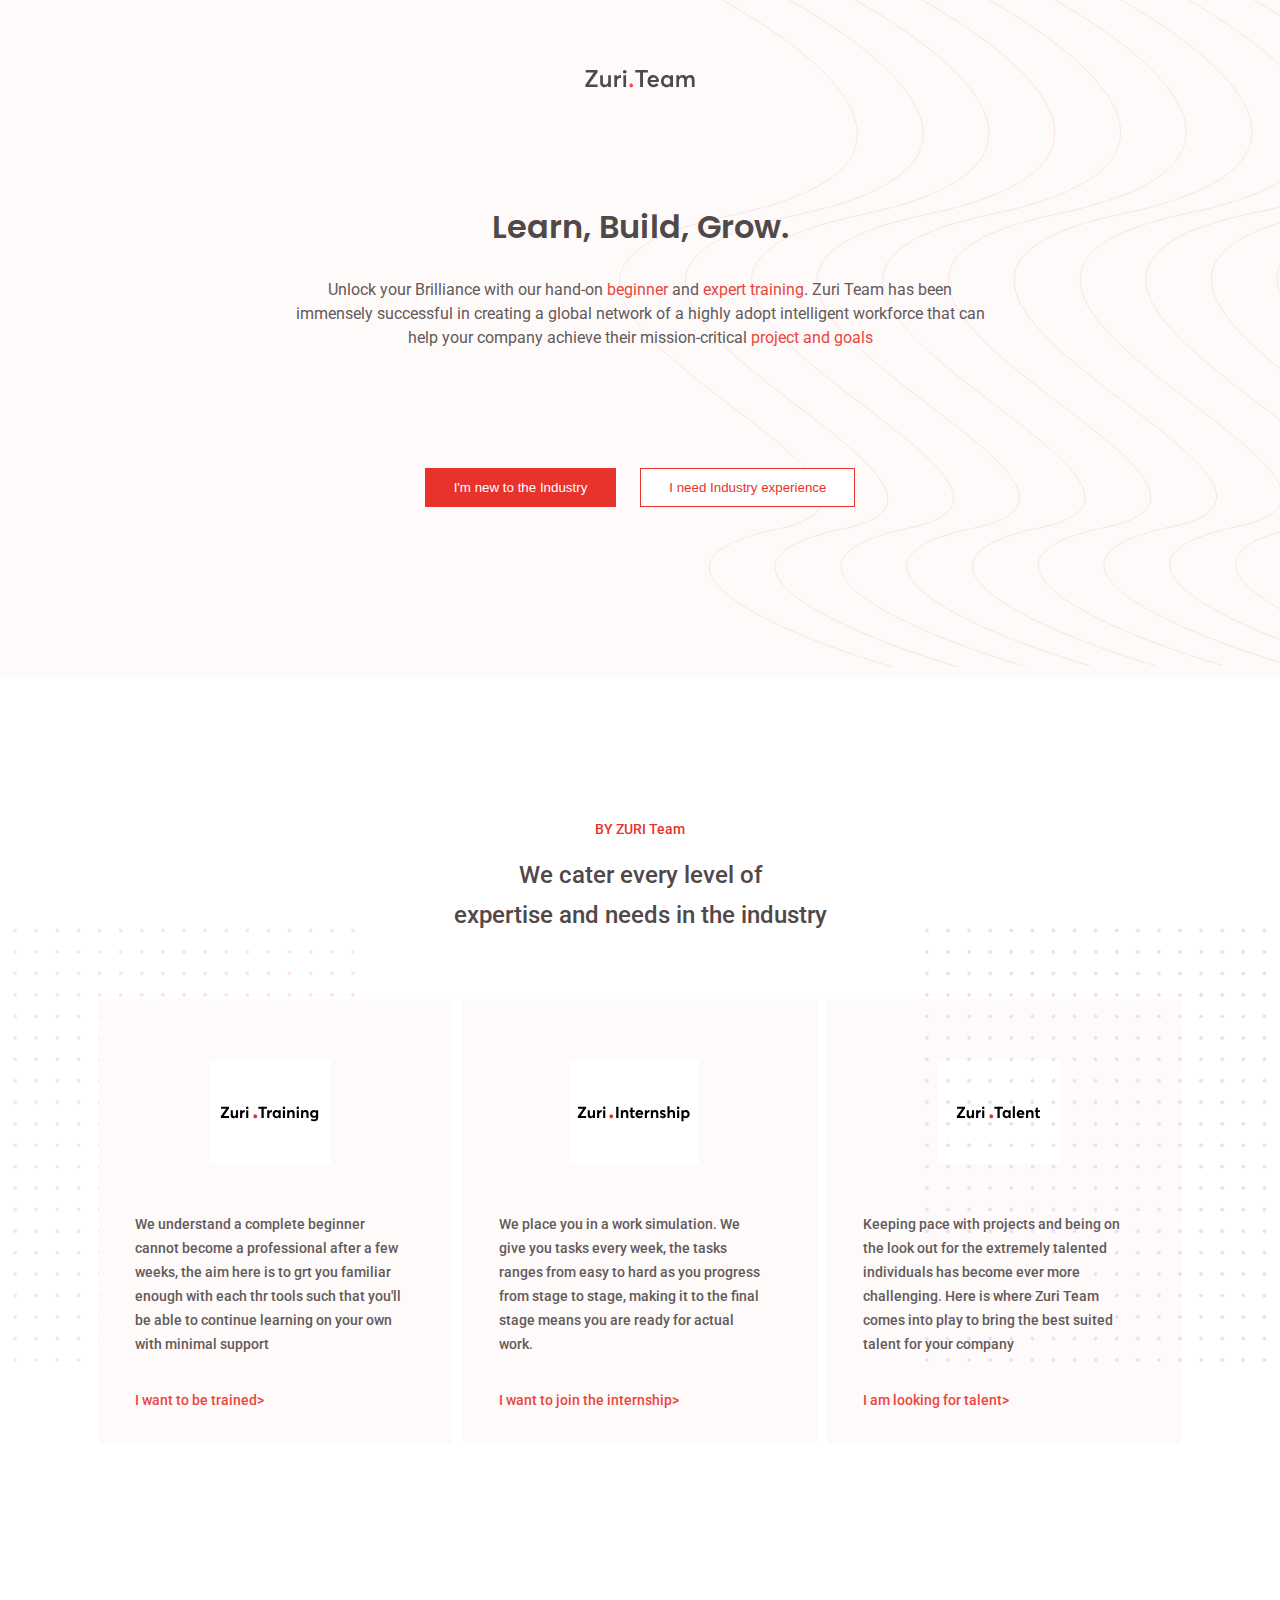
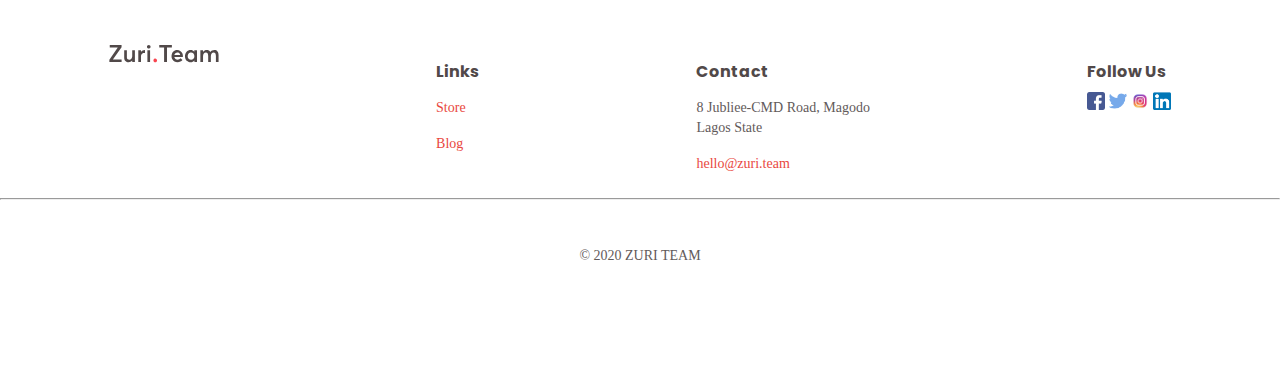
<file: index.html>
<!DOCTYPE html>
<html lang="en">
  <head>
    <meta charset="UTF-8" />
    <meta http-equiv="X-UA-Compatible" content="IE=edge" />
    <meta name="viewport" content="width=device-width, initial-scale=1.0" />
    <title>zuri.team</title>
    <link rel="stylesheet" href="index.css" />
  </head>
  <body>
    <section class="hero-con">
      <div class="logo-con">
        <img class="Logo" src="./images/zuri-logo-full.svg" alt="zuri Logo" />
      </div>
      <div class="hero">
        <h2>Learn, Build, Grow.</h2>
        <p>
          Unlock your Brilliance with our hand-on
          <a href="https://training.zuri.team"><em>beginner</em></a> and
          <a href="experience.html"><em>expert training</em></a
          >. Zuri Team has been immensely successful in creating a global
          network of a highly adopt intelligent workforce that can help your
          company achieve their mission-critical
          <a href="https://talent.zuri.team"><em>project and goals</em></a>
        </p>
      </div>
      <div class="Btn-con">
        <a href="new.html"
          ><button class="btn1">I'm new to the Industry</button></a
        >
        <a href="experience.html"
          ><button class="btn2">I need Industry experience</button></a
        >
      </div>
    </section>
    <section class="program">
      <div>
        <h3>BY ZURI Team</h3>
        <p>
          We cater every level of <br />
          expertise and needs in the industry
        </p>
      </div>
      <div class="zuri-row">
        <div>
          <img class="l-bvm" src="./images/left_bvmv7q.png" alt="zuri Logo" />
        </div>
        <div class="team-con">
          <div class="team">
            <div class="img-team">
              <img
                class="Logo"
                src="./images/zuri-training-img.svg"
                alt="zuri Logo"
              />
            </div>
            <p>
              We understand a complete beginner cannot become a professional
              after a few weeks, the aim here is to grt you familiar enough with
              each thr tools such that you'll be able to continue learning on
              your own with minimal support
            </p>
            <p><em>I want to be trained></em></p>
          </div>
          <div class="team">
            <div class="img-team">
              <img
                class="Logo"
                src="./images/zuri-internship-img.svg"
                alt="zuri Logo"
              />
            </div>
            <p>
              We place you in a work simulation. We give you tasks every week,
              the tasks ranges from easy to hard as you progress from stage to
              stage, making it to the final stage means you are ready for actual
              work.
            </p>
            <p><em>I want to join the internship></em></p>
          </div>
          <div class="team">
            <div class="img-team">
              <img
                class="Logo"
                src="./images/zuri-talent-img.svg"
                alt="zuri Logo"
              />
            </div>
            <p>
              Keeping pace with projects and being on the look out for the
              extremely talented individuals has become ever more challenging.
              Here is where Zuri Team comes into play to bring the best suited
              talent for your company
            </p>
            <p><em>I am looking for talent></em></p>
          </div>
        </div>
        <div>
          <img class="l-bvm1" src="./images/right_yz6hn3.png" alt="zuri Logo" />
        </div>
      </div>
    </section>
    <footer>
      <div class="footer-con">
        <div class="">
          <img
            class="Logo"
            src="./images/zuri-logo-footer.svg"
            alt="zuri Logo"
          />
        </div>
        <div>
          <h3>Links</h3>
          <a target="-blank" href=""
            ><p><em>Store</em></p></a
          >
          <a target="-blank" href=""
            ><p><em>Blog</em></p></a
          >
        </div>
        <div>
          <h3>Contact</h3>
          <p>8 Jubliee-CMD Road, Magodo <br />Lagos State</p>
          <a target="-blank" href="mailto:hello@zuri.com"
            ><p><em>hello@zuri.team</em></p></a
          >
        </div>
        <div>
          <h3>Follow Us</h3>
          <div class="contact-icons">
            <a target="-blank" href="https://web.facebook.com/thezuriteam"
              ><img src="./images/fb.png" alt=""
            /></a>
            <a target="-blank" href="https://twitter.com/thezuriteam"
              ><img src="./images/twitter (1).png" alt=""
            /></a>
            <a target="-blank" href="https://www.instagram.com/thezuriteam"
              ><img src="./images/IG.png" alt=""
            /></a>
            <a target="-blank" href="#"><img src="./images/in.png" alt="" /></a>
          </div>
        </div>
      </div>
      <div>
        <hr />
      </div>
      <div class="copyright">
        <p>© 2020 ZURI TEAM</p>
      </div>
    </footer>
  </body>
</html>
</file>
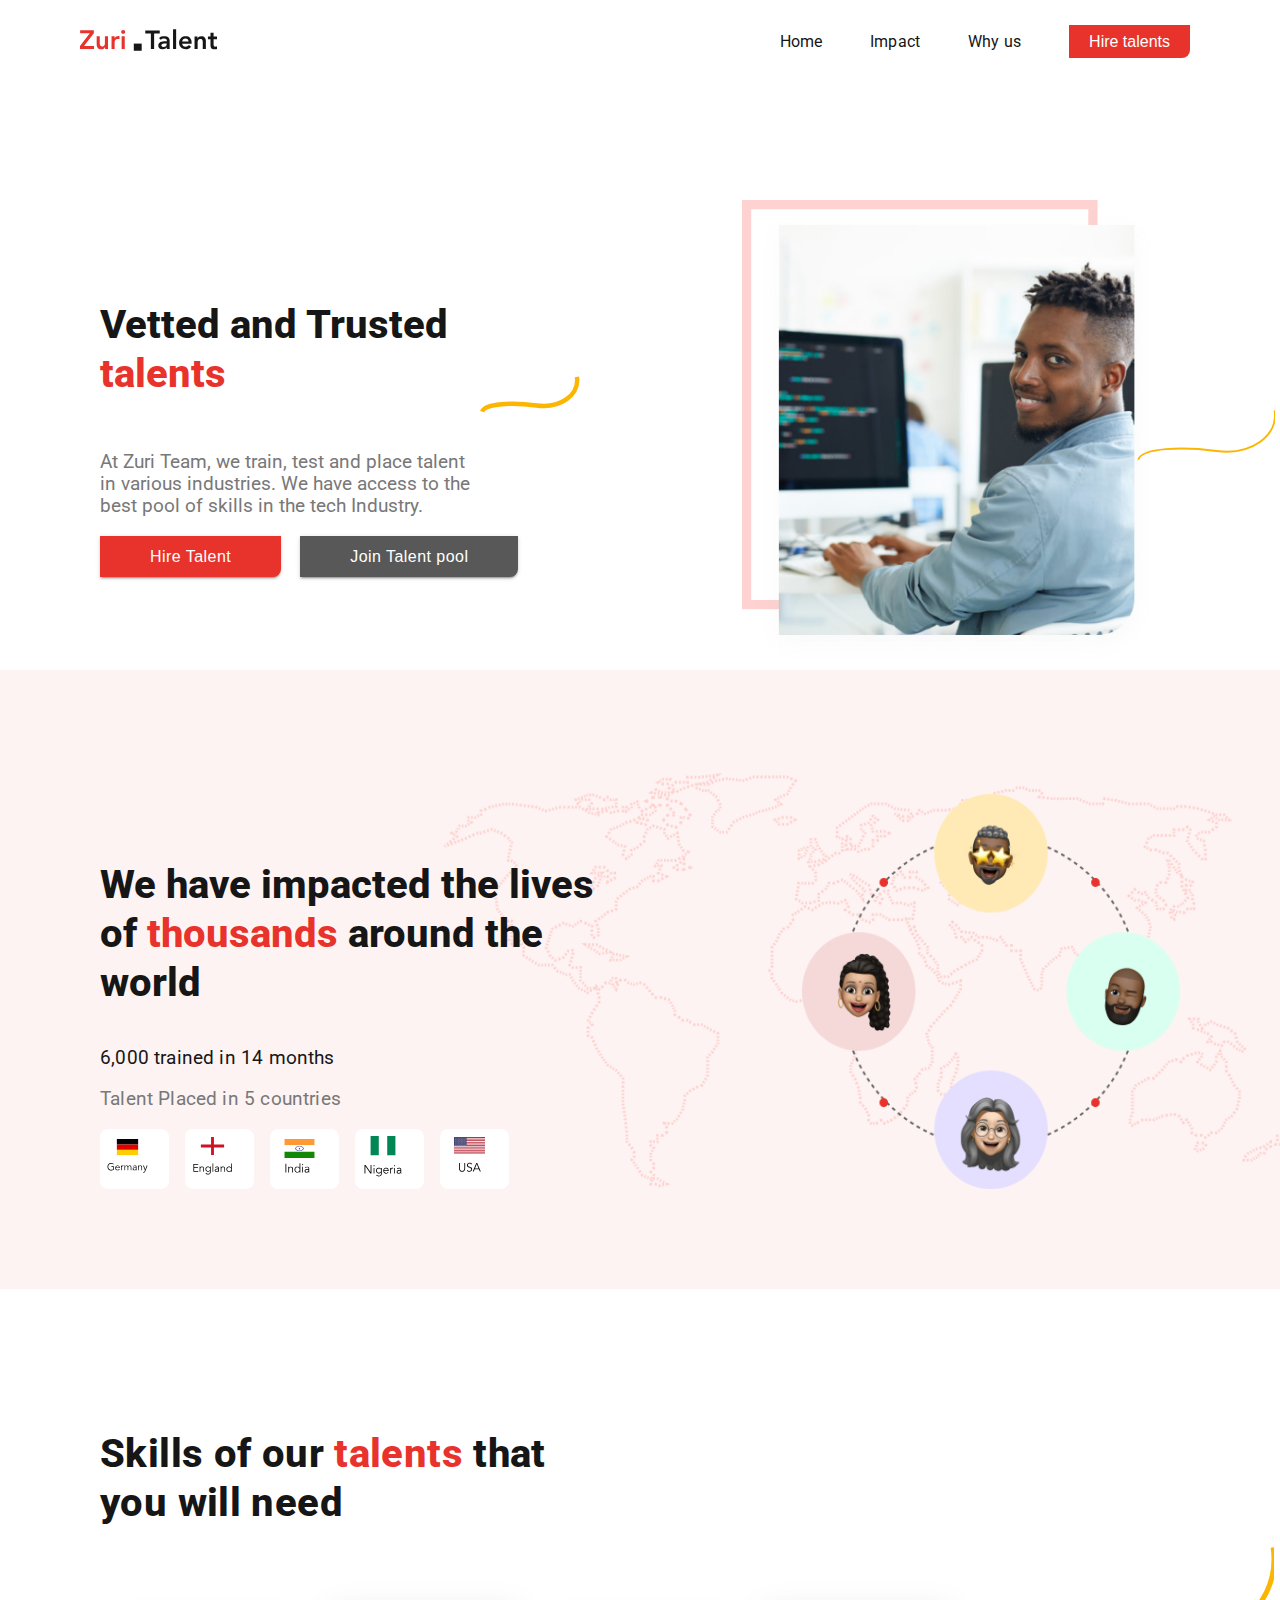
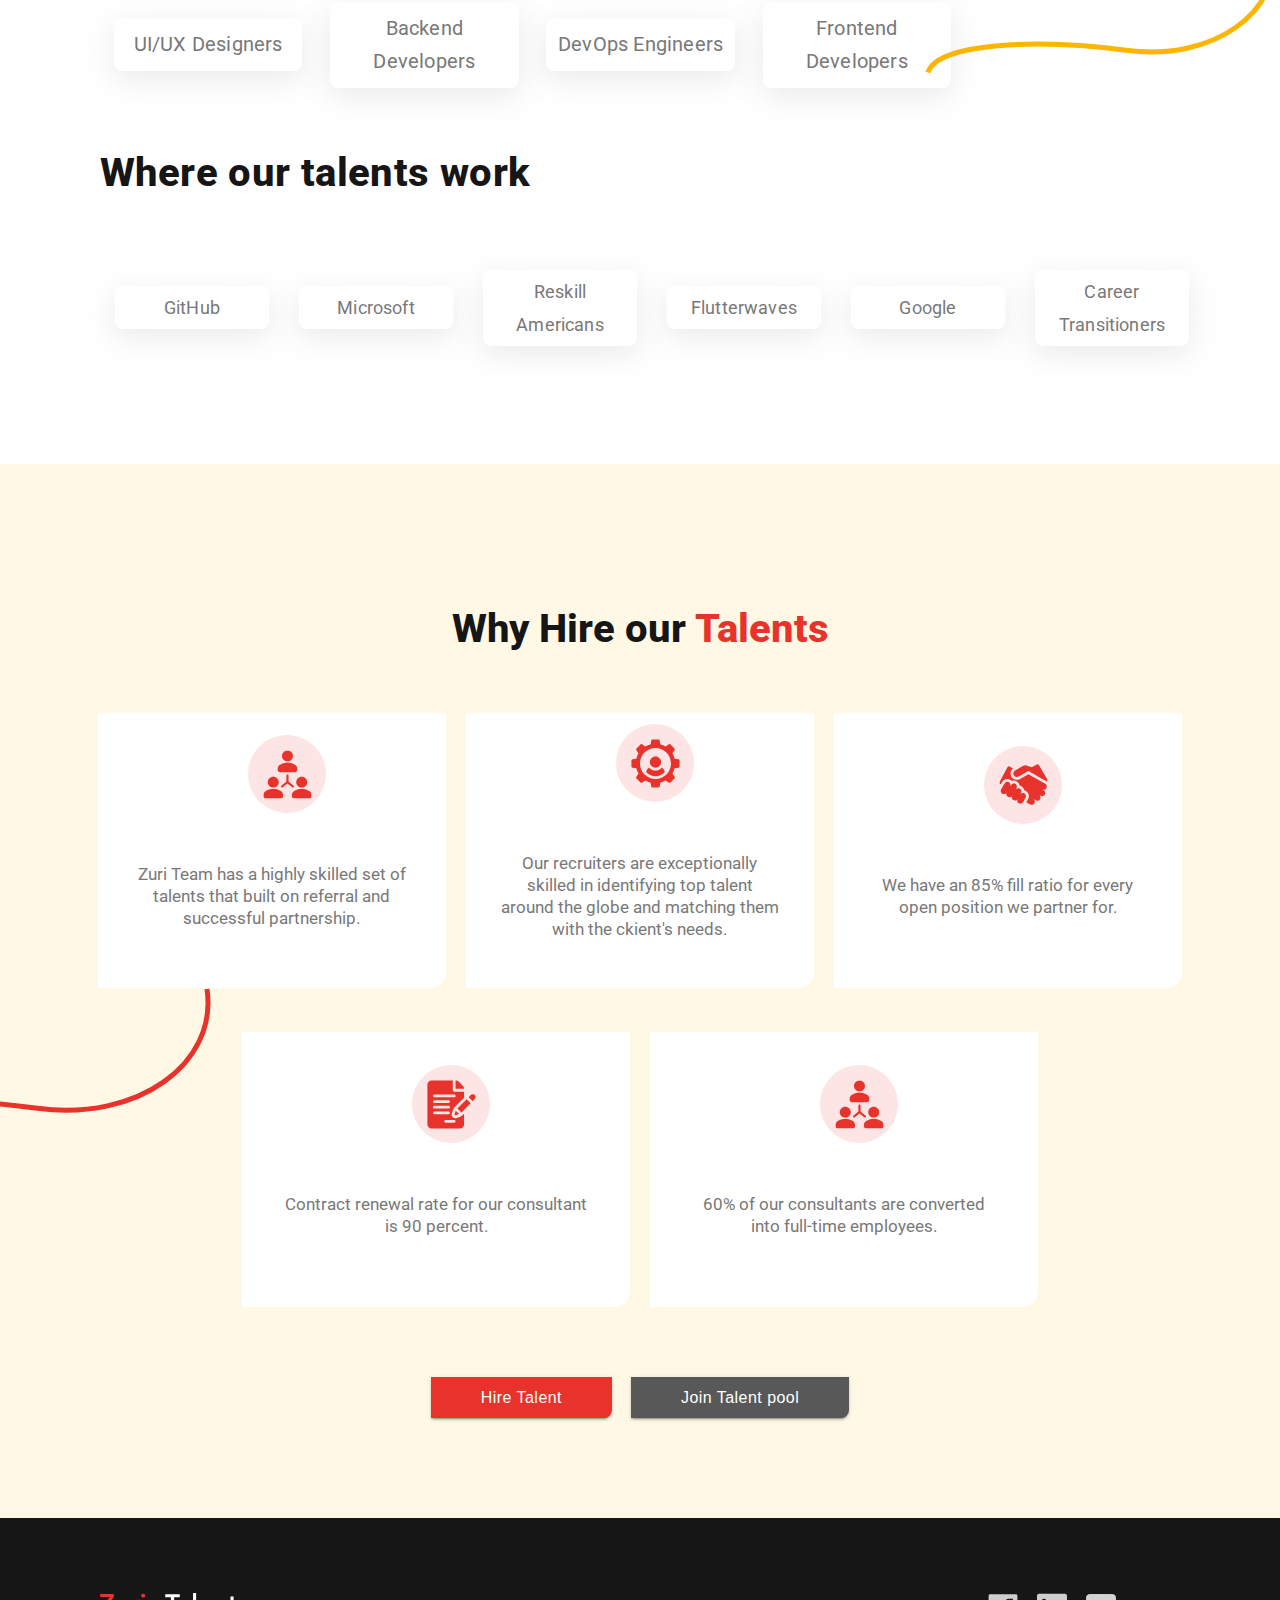
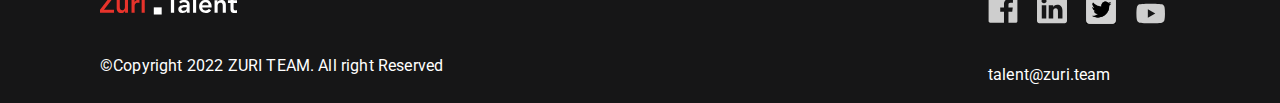
<file: experience.html>
<!DOCTYPE html>
<html lang="en">
  <head>
    <meta charset="UTF-8" />
    <meta http-equiv="X-UA-Compatible" content="IE=edge" />
    <meta name="viewport" content="width=device-width, initial-scale=1.0" />
    <title>talent.zuri.team</title>
    <link rel="stylesheet" href="experience.css" />
  </head>
  <body>
    <header>
      <div class="img-con">
        <a href=""><img src="./images/logo2.svg" alt="" /></a>
      </div>
      <div class="nav">
        <ul>
          <a href="#sec1"><p>Home</p></a>
          <a href="#impact"><p>Impact</p></a>
          <a href="#hire"><p>Why us</p></a>
        </ul>
        <div>
          <div class="btn">
            <a href=""><button>Hire talents</button></a>
          </div>
        </div>
      </div>
    </header>
    <section id="sec1" class="sec1">
      <div class="vett-con">
        <div class="vett">
          <p>Vetted and Trusted <em>talents</em></p>
          <div><img src="./images/thick2.svg" alt="" /></div>
        </div>
        <div class="vett-p">
          <p>
            At Zuri Team, we train, test and place talent in various industries.
            We have access to the best pool of skills in the tech Industry.
          </p>
        </div>
        <div class="btn">
          <button class="btn1">Hire Talent</button>
          <button class="btn2">Join Talent pool</button>
        </div>
      </div>
      <div class="img-con">
        <img class="img1" src="./images/section1.png" alt="" />
        <img class="img2" src="./images/line1.svg" alt="" />
      </div>
    </section>
    <section id="impact" class="impact-con">
      <div class="impact">
        <div>
          <p class="thousand">
            We have impacted the lives of <em>thousands</em> around the world
          </p>
          <p class="month">6,000 trained in 14 months</p>
          <p class="talent">Talent Placed in 5 countries</p>
          <div class="flag">
            <div class="country">
              <a href=""><img src="./images/GER.svg" alt="" /></a>
            </div>
            <div class="country">
              <a href=""><img src="./images/ENG.svg" alt="" /></a>
            </div>
            <div class="country">
              <a href=""><img src="./images/ind.svg" alt="" /></a>
            </div>
            <div class="country">
              <a href=""><img src="./images/NIG.svg" alt="" /></a>
            </div>
            <div class="country">
              <a href=""><img src="./images/ussa.svg" alt="" /></a>
            </div>
          </div>
        </div>
        <div class="sec2-img"><img src="./images/section2.png" alt="" /></div>
      </div>
    </section>
    <section class="skills">
      <div>
        <p>
          Skills of our <em>talents</em> that <br />
          you will need
        </p>
        <div class="grid">
          <div class="service"><p>UI/UX Designers</p></div>
          <div class="service"><p>Backend Developers</p></div>
          <div class="service"><p>DevOps Engineers</p></div>
          <div class="service"><p>Frontend Developers</p></div>
          <img src="./images/line1 (1).svg" alt="" />
        </div>
      </div>
      <div>
        <p>Where our talents work</p>
        <div class="grid">
          <div class="service2"><p>GitHub</p></div>
          <div class="service2"><p>Microsoft</p></div>
          <div class="service2"><p>Reskill Americans</p></div>
          <div class="service2"><p>Flutterwaves</p></div>
          <div class="service2"><p>Google</p></div>
          <div class="service2"><p>Career Transitioners</p></div>
        </div>
      </div>
    </section>
    <section id="hire" class="hire">
      <div class="root">
        <p>Why Hire our <em>Talents</em></p>
        <div class="grid">
          <div class="Tal-con">
            <img src="./images/people.svg" alt="" />
            <p>
              Zuri Team has a highly skilled set of talents that built on
              referral and successful partnership.
            </p>
          </div>
          <div class="Tal-con">
            <img src="./images/mech.svg" alt="" />
            <p>
              Our recruiters are exceptionally skilled in identifying top talent
              around the globe and matching them with the ckient's needs.
            </p>
          </div>
          <div class="Tal-con">
            <img src="./images/hand.svg" alt="" />
            <p>
              We have an 85% fill ratio for every open position we partner for.
            </p>
          </div>
        </div>
        <img class="rope" src="./images/rope (1)111.svg" alt="" />
        <div id="sec-2" class="grid">
          <div class="Tal-con">
            <img src="./images/write.svg" alt="" />
            <p>Contract renewal rate for our consultant is 90 percent.</p>
          </div>
          <div class="Tal-con">
            <img src="./images/people.svg" alt="" />
            <p>
              60% of our consultants are converted into full-time employees.
            </p>
          </div>
        </div>
        <div class="btn">
          <button class="btn1">Hire Talent</button>
          <button class="btn2">Join Talent pool</button>
        </div>
      </div>
    </section>
    <footer class="foot">
      <div class="foot-con">
        <div>
          <img src="./images/sec-footer-logo.svg" alt="" />
          <p>©Copyright 2022 ZURI TEAM. All right Reserved</p>
        </div>
        <div>
          <div class="icon">
            <a href=""><img src="./images/facebook.svg" alt="" /></a>
            <a href=""><img src="./images/linkd.svg" alt="" /></a>
            <a href=""><img src="./images/twit.png" alt="" /></a>
            <a href=""><img src="./images/youtube.svg" alt="" /></a>
          </div>
          <a href=""><p>talent@zuri.team</p></a>
        </div>
      </div>
    </footer>
  </body>
</html>
</file>
<file: index.css>
@import url('https://fonts.googleapis.com/css2?family=Big+Shoulders+Display:wght@700&family=Lexend+Deca&family=Open+Sans:wght@400;700&family=Poppins:wght@300;400;500;600;700&family=Roboto:wght@100;400&family=Work+Sans:wght@600&display=swap');

body {
    margin: 0;

}

.hero-con {
    background-image: url(./images/hero-bg.svg);
    background-size: cover;
    background-position: center center;
    background-repeat: no-repeat no-repeat;
    display: block;
    justify-content: center;
    padding-bottom: 80px;
}

.logo-con {
    display: flex;
    margin: auto;
    padding: 69px;

}

.Logo {

    margin: auto;
    border-style: none;
    vertical-align: middle;

}

.hero {
    padding: 10px;
    max-width: 700px;
    margin: 0 auto;
    text-align: center;
}

.hero h2 {
    font-size: 32px;
    line-height: 48px;
    font-weight: 600;
    color: #514949;
    margin-top: 36px;
    font-family: poppins;
    display: block;
}  

.hero p {
    font-size: 16px;
    line-height: 24px;
    color: #514949;
    opacity: 0.9;
    font-family: Roboto;
}

em {
    font-style: normal;
    color: #E7332B;
}

a {
    text-decoration: none;
}

.Btn-con {
    margin-top: 92px;
    margin-bottom: 90px;
    display: flex;
    align-items: center;
    justify-content: center;
}

.btn1 {
    background: #E7332B;
    color: #fff;
    margin-right: 24px;
    padding: 11px 28px;
    border: 1px solid #E7332B;
    border-radius: 0;
}

.btn2 {
    background: #fff;
    color: #E7332B;
    padding: 11px 28px;
    border: 1px solid #E7332B;
}

.btn1, .btn2:hover {
    cursor: pointer;
}


/*//////////PROGRAM section////////*/

.program {
    background: #fff;
    overflow: hidden;
    display: block;
    text-align: center;
    justify-content: center;
}


.program h3 {
    font-size: 14px;
    line-height: 24px;
    font-weight: 500;
    color: #E7332B;
    margin-top: 140px;
    font-family: Roboto;
    display: block;
}

.program p {
    font-size: 24px;
    line-height: 40px;
    font-weight: 500;
    color: #514949;
    margin-top: 8px;
    margin-bottom: 64px;
    font-family: Roboto;
    display: block;
}

.zuri-row {
    background: #fff;
    display: flex;
    flex-direction: row;
    justify-content: space-around;
    
}

.team .img-team {
    display: flex;
    margin-bottom: 48px;
    justify-content: left;
}

.zuri-row p {
    font-size: 14px;
    line-height: 24px;
    font-weight: 500;
    color: #514949;
    opacity: 0.9;
    margin-top: 0;
    margin-bottom: 2rem;
    font-family: Roboto;
    display: block;
    text-align: left;
}

.zuri-row .team {
    max-width: 25%;
    justify-content: space-between;
    padding: 61px 47px 0px 36px;
    background: #FFFAFA;
}

.zuri-row em {
    text-align: left;
}


.team-con {
    display: flex;
    justify-content: space-between;
    margin-left: -20%;
    margin-right: -20%;
}


.l-bvm {
    width: 100%;
    margin-top: -20%;
    
}

.l-bvm1 {
    width: 100%;
    margin-top: -20%;
    
}

/* ///////////////Footer/////// */

footer {
    margin-top: 200px;
}

.footer-con {
    display: flex;
    flex-direction: row;
    justify-content: space-around;
} 

.copyright {
    display: flex;
    justify-content: center;
    margin-top: 32px;
    padding-bottom: 97px;
}


footer h3 {
    font-size: 16px;
    font-weight: bold;
    line-height: 24px;
    color: #514949;
    margin-bottom: 0.5rem;
    font-family: poppins;
}

footer p {
    color: #514949;
    opacity: 0.9;
    font-size: 14px;
    line-height: 20px;
    margin-bottom: 1rem;
}

.contact-icons img {
    width: 18px;
}
</file>
<file: experience.css>
@import url('https://fonts.googleapis.com/css2?family=Big+Shoulders+Display:wght@700&family=Lexend+Deca&family=Open+Sans:wght@400;700&family=Poppins:wght@300;400;500;600;700&family=Roboto:wght@100;400&family=Work+Sans:wght@600&display=swap');

body {
    margin: 0;
    padding: 0 ;
    overflow-x: hidden;
}

header {
    background: #fff;
    display: flex;
    flex-direction: row;
    padding-right: 80px;
    padding-left: 80px;
    justify-content: space-between;
    width: 100%;
    min-height: 64px;
    position: fixed;
    margin: 0;
}

header .img-con {
    display: flex;
    justify-content: center;
    align-items: center;
}

header img {
    cursor: pointer;
}

header .nav {
    display: flex;
    flex-direction: row;
    align-items: center;
}

header .nav ul {
    display: flex;
    flex-direction: row;
    display: flex;
    justify-content: center;
    text-decoration: none;
}

header .nav ul a {
    font-style: normal;
    text-decoration: none;
    margin-right: 3rem;
    cursor: pointer;
    background-color: transparent;
    color: #161617;
}

header .nav ul a p {
    font-family: Roboto;
    font-size: 16px;
    font-weight: 400;
    letter-spacing: .01rem;

}

header .nav .btn {
    margin-right: 170px;
    display: flex;
    align-items: center;
}

header .nav .btn button {
    background: #E7332b;
    color: #fff;
    font-size: 16px;
    line-height: 19px;
    font-weight: 400;
    padding: 7px 20px;
    border: 0;
    border-bottom-right-radius: 8px;
    cursor: pointer;
}

header .nav .btn button:hover {
    background: #fff;
    color: #E7332b;
    border: 1px solid #E7332b;
}



/* /////////FIRST SECTION//////// */

.sec1 {
    padding-top: 200px;
    padding-left: 100px;
    padding-right: 100px;
    display: flex;
    flex-direction: row;

}

.sec1 .vett-con {
    max-width: 50%;

}


.sec1 .vett {
    vertical-align: middle;
    padding-top: 100px;
}

.sec1 .vett p {
    font-family: Roboto;
    margin: 0;
    font-size: 40px;
    font-weight: 800;
    line-height: 49px;
    color: #161617;
    display: block;    
}

 em {
    font-style: normal;
    color: rgb(231, 51, 43);
}

.sec1 .vett img {
    margin-left: 380px;
    margin-top: -22px;
    width: 100px;
}

.sec1 .vett-p {
    padding-top: 15px;
}

.sec1 .vett-p p {
    color: #787878;
    font-family: Roboto;
    font-weight: 400;
    font-size: 19px;
    line-height: 22px;
    max-width: 78%;
}

.sec1 .vett-con btn {
    display: flex;
    align-items: center;
    justify-content: center;
    margin-top: 30px;
    display: block;
}

.sec1 .vett-con button {
    background: #E7332b;
    color: #fff;
    font-size: 16px;
    line-height: 19px;
    font-weight: 400;
    padding: 11px 50px;
    border: 0;
    border-bottom-right-radius: 8px;
    cursor: pointer;
    min-width: 64px;
    letter-spacing: 0.02857rem;
    transition: background-color 250ms cubic-bezier(0.4, 0, 0.2, 1) 0ms, box-shadow 250ms cubic-bezier(0.4, 0, 0.2, 1) 0ms, border-color 250ms cubic-bezier(0.4, 0, 0.2, 1) 0ms, color 250ms cubic-bezier(0.4, 0, 0.2, 1) 0ms;
    box-shadow: rgb(0 0 0 / 20%) 0px 3px 1px -2px, rgb(0 0 0 / 14%) 0px 2px 2px 0px, rgb(0 0 0 / 12%) 0px 1px 5px 0px;
}

.sec1 .vett-con  .btn1 {
    margin-right: 15px;
}

.sec1 .vett-con .btn2 {
    background: #585858;
}

.sec1 .img-con {
display: flex;
justify-content: flex-end;
}

.sec1 .img-con .img1 {
    width: 70%;
}

.sec1 .img-con .img2 {
    width: 138px;
    margin-right: -95px;
    margin-left: -25px;
}


/* /////////IMPACT SECTION////// */

.impact-con {
    background: url(./images/bgsection2.063bd869082548bafa74.png);
    background-size: cover;
    background-repeat: no-repeat;
    display: block;
    justify-content: center;
}

.impact {
    padding: 100px;
    display: flex;
    flex-direction: row;
}

.impact .thousand {
    padding-top: 50px;
    font-size: 40px;
    font-family: Roboto;
    font-weight: 800;
    line-height: 49px;
    color: #161617;
    display: block;
}

.impact .month {
    font-size: 19px;
    font-family: Roboto;
    font-weight: 400;
    line-height: 22px;
    letter-spacing: 0.00938em;
    color: #161617;
    display: block;
    width: 78%;
}


.impact .talent {
    font-size: 19px;
    font-family: Roboto;
    font-weight: 400;
    line-height: 22px;
    letter-spacing: 0.00938em;
    color: #787878;
    display: block;
    width: 78%;
}

.impact .flag {
    display: flex;
    flex-direction: row;
}

.impact .flag .country {
    background: #fff;
    border-radius: 8px;
    display: flex;
    justify-content: center;
    align-items: center;
    margin-right: 16px;
    padding: 7px;
    width: 55px;

}

.impact .flag .country img {
    margin: auto;
    width: 75%;
}

.sec2-img {
    padding-top: 24px;
    padding-left: 24px;
    max-width: 50%;
    display: flex;
    justify-content: flex-end;

}

.sec2-img img {
    width: 70%;
}


/* /////////SECTION 3/////// */

.skills {
    background: #fff;
    padding: 100px;
}

.skills p {
    font-size: 40px;
    font-family: Roboto;
    font-weight: 800;
    line-height: 49px;
    letter-spacing: 0.00938em;
    color: #161617;
    display: block;
    width: 78%;
    padding-bottom: 15px;
}

.grid {
    display: flex;
    flex-direction: row;
    width: calc(100% + 24px);
}

.grid img {
    width: 375px;
    margin-right: -70px;
    margin-top: -70px;
    margin-left: -40px;
    
}

.grid .service {
    display: flex;
    justify-content: center;
    align-items: center;
    width: 25%;
    margin-top: 0;
}

.grid .service:hover {
    transform: translateY(-15px);
}

.grid .service p {
    background: #fff;
    border-radius: 8px;
    box-shadow: 0 8px 30px hsla(0,0%,48%,.16);
    color: #787878;
    font-family: Roboto;
    font-size: 20px;
    font-style: normal;
    font-weight: 400;
    line-height: 33px;
    padding: 10px;
    text-align: center;
}

.grid .service2 {
    display: flex;
    justify-content: center;
    align-items: center;
    flex-basis: 16.8333%;
    -webkit-box-flex: 0;
    flex-grow: 0;
    max-width: 16.8333%;
}

.grid .service2:hover {
    transform: translateY(-15px);
}


.grid .service2 p {
    background: #fff;
    border-radius: 8px;
    box-shadow: 0 8px 30px hsla(0,0%,48%,.16);
    color: #787878;
    font-family: Roboto;
    font-size: 18px;
    font-style: normal;
    font-weight: 400;
    line-height: 33px;
    padding: 5px;
    text-align: center;
}


/* //////SECTION4///// */
.hire {
    background: rgb(255, 248, 229);
}

.root {
    display: flex;
    flex-direction: column;
    justify-content: center;
    align-items: center;
    padding: 100px;
}

.root .rope {
    margin-left: -1200px;
    margin-top: -40px;
}

.root #sec-2 {
    margin-top: -123px;
}

.root p {
    color: #161617;
    font-family: Roboto;
    font-size: 40px;
    font-style: normal;
    font-weight: 800;
    line-height: 49px;
}

.root .grid {
    display: flex;
    flex-direction: row;
    justify-content: center;
    margin-bottom: 20px;
}

.Tal-con {
    display: flex;
    flex-direction: column;
    align-items: center;
    background-color: #fff;
    border-bottom-right-radius: 16px;
    flex-direction: column;
    height: 185px;
    justify-content: center;
    padding: 45px 10px;
    text-align: center;
    margin: 20px 10px;
    flex-basis: 33.3333%;
    -webkit-box-flex: 0;
    flex-grow: 0;
    max-width: 33.3333%;
}

.Tal-con:hover {
    background-color: #161617;
}

.Tal-con p {
    color: #787878;
    font-family:Roboto;
    font-size: 17px;
    font-style: normal;
    font-weight: 400;
    line-height: 22px;
    width: 85%;
    margin-top: 0;
    padding-top: 0;
}

.Tal-con p:hover {
    color: #E6E6E6;
}


.Tal-con img {
    width: 78px;
    padding: 50px;

}

.hire  .btn {
    display: flex;
    align-items: center;
    justify-content: center;
    margin-top: 30px;
    display: block;
}

.hire button {
    background: #E7332b;
    color: #fff;
    font-size: 16px;
    line-height: 19px;
    font-weight: 400;
    padding: 11px 50px;
    border: 0;
    border-bottom-right-radius: 8px;
    cursor: pointer;
    min-width: 64px;
    letter-spacing: 0.02857rem;
    box-shadow: rgb(0 0 0 / 20%) 0px 3px 1px -2px, rgb(0 0 0 / 14%) 0px 2px 2px 0px, rgb(0 0 0 / 12%) 0px 1px 5px 0px;
}

.hire  .btn1 {
    margin-right: 15px;
}

.hire .btn2 {
    background: #585858;
}



/* ///////FOOTER////// */

.foot {
    background: rgb(22, 22, 23);
   
}

.foot a {
    text-decoration: none;
    font-style: normal;
}

.foot-con {
    padding: 75px 100px 0px 100px;
    display: flex;
    flex-direction: row;
    justify-content: space-between;
}

.foot-con p {
    padding-top: 20px;
    color: #fff;
    font-family: Roboto;
    font-size: 16px;
    font-style: normal;
    font-weight: 400;
    letter-spacing: .01em;
    line-height: 140%;
}

.foot-con .icon img {
    width: 30px;
    padding-right: 15px;
    cursor: pointer;
}
</file>
